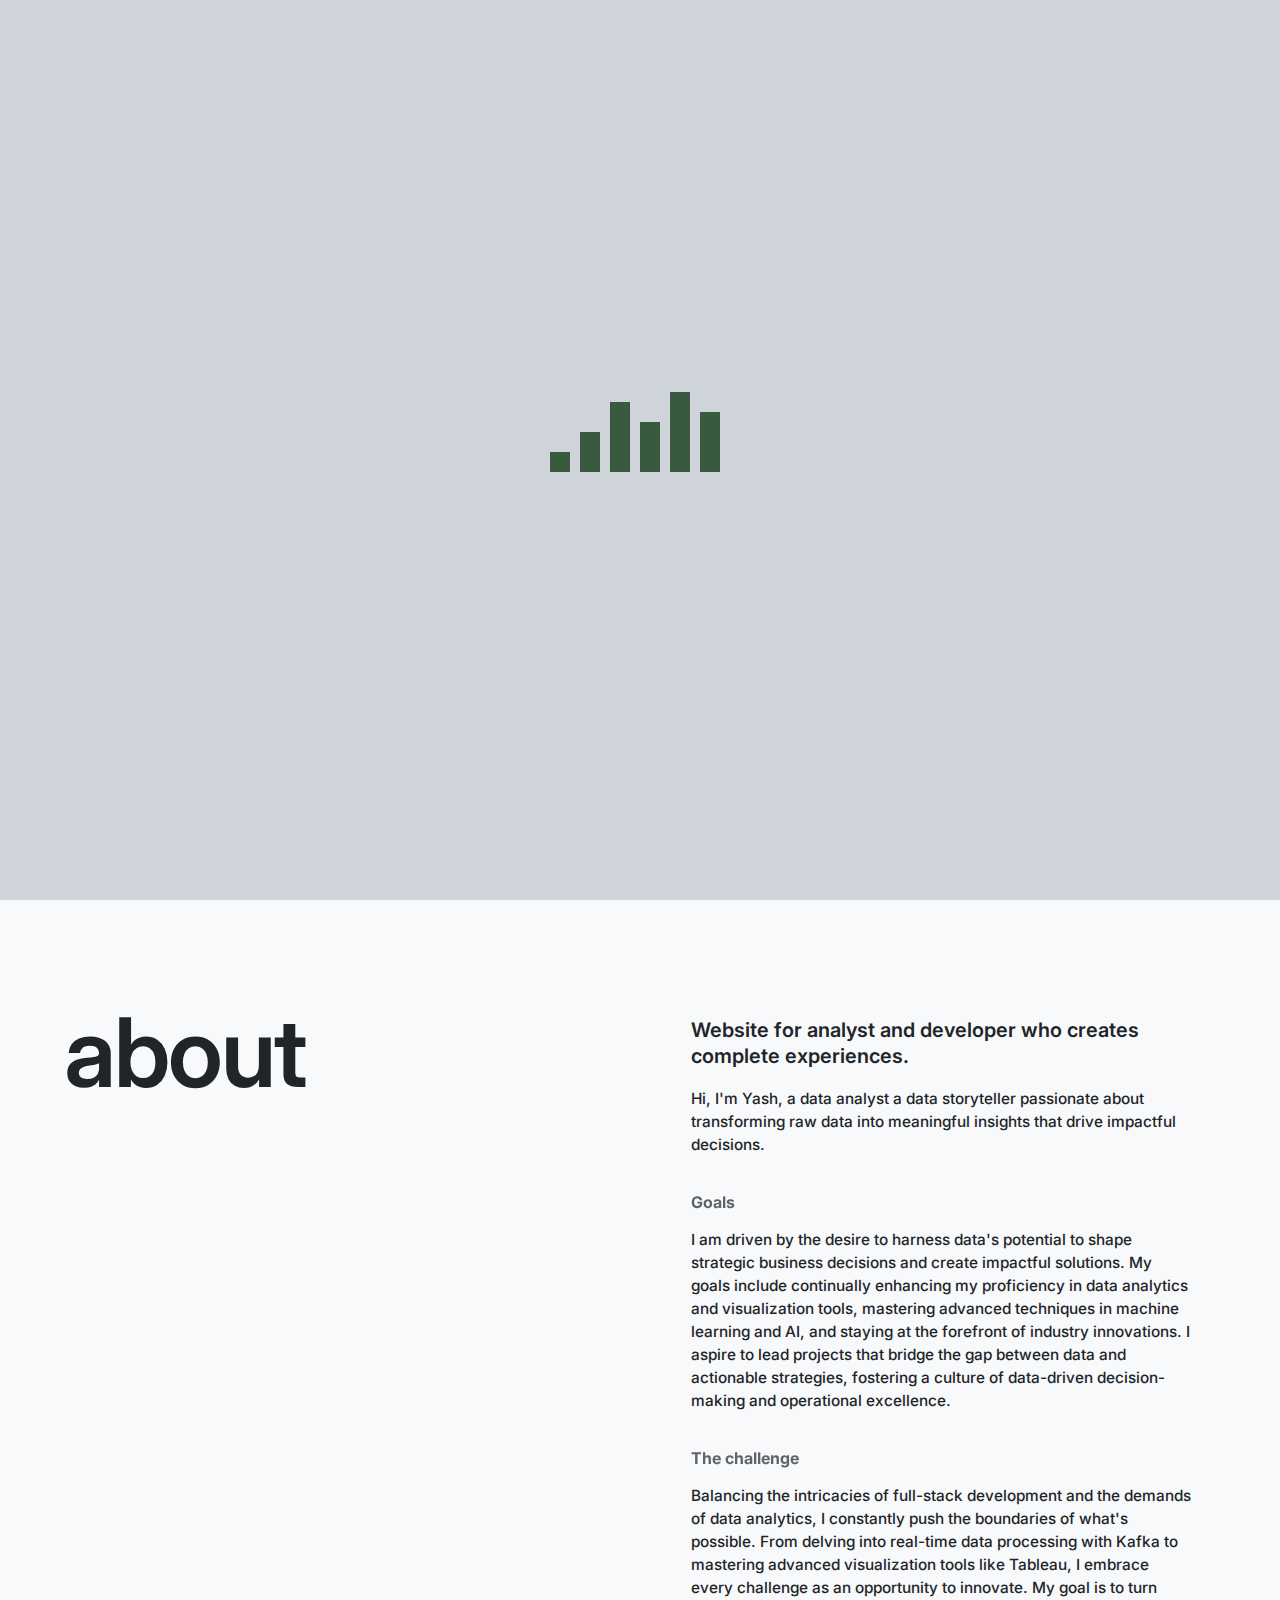
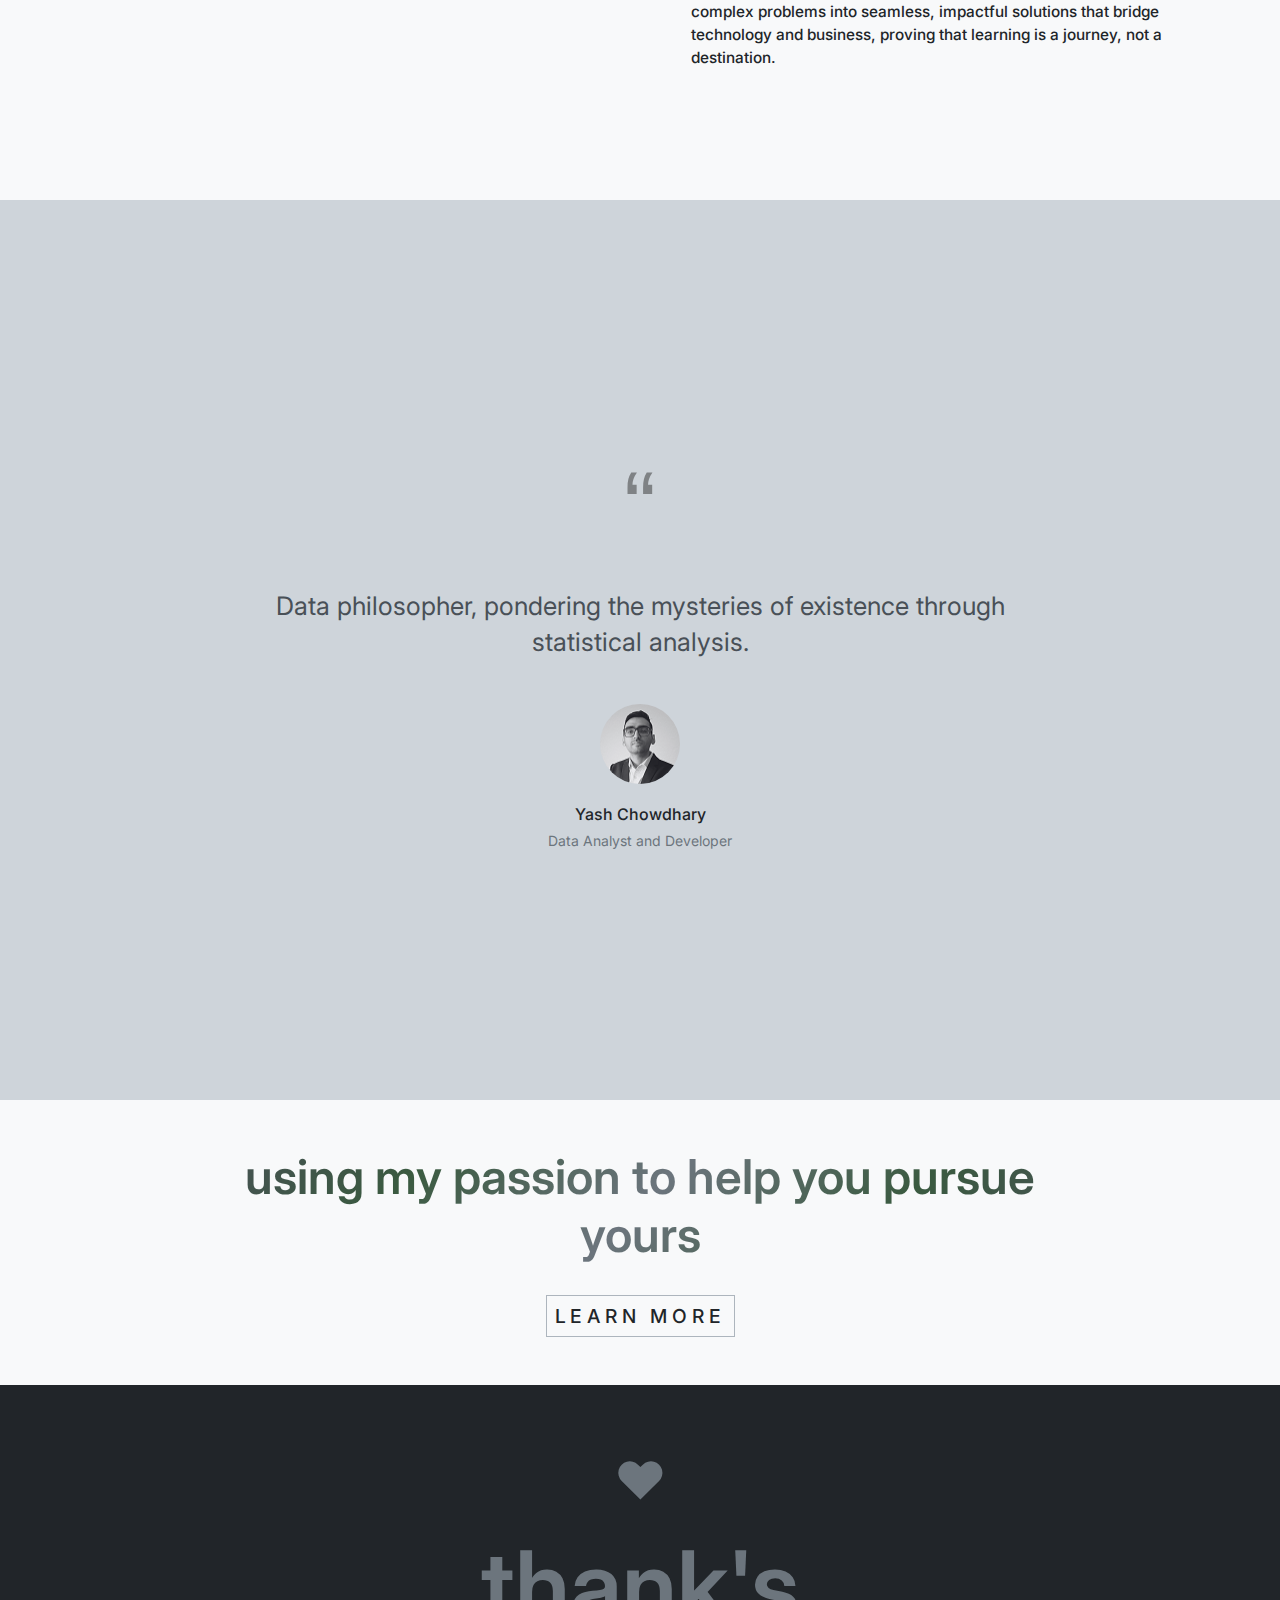
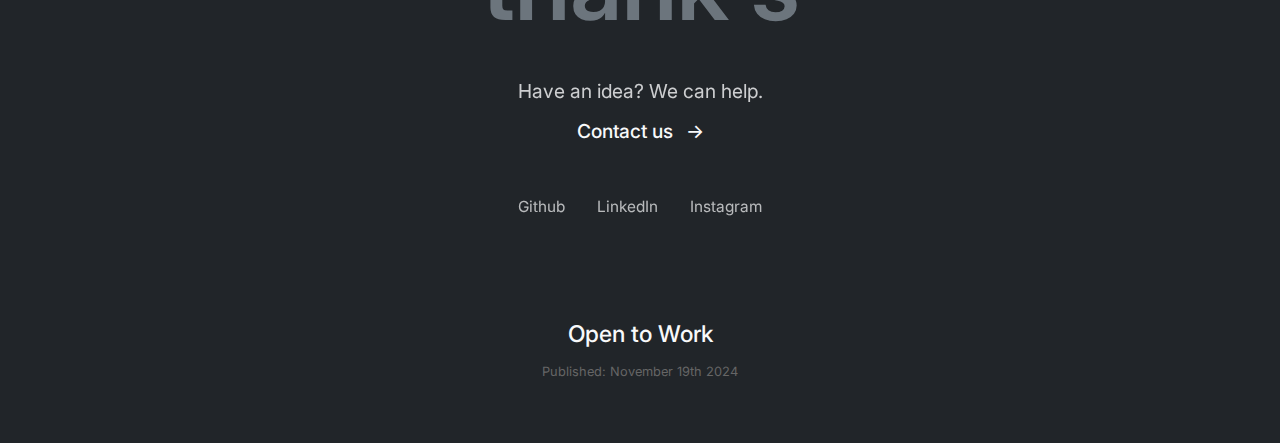
<file: index.html>
<!DOCTYPE html>
<html lang="en">
  <head>
    <meta charset="UTF-8" />
    <meta name="viewport" content="width=device-width, initial-scale=1.0" />
    <link rel="stylesheet" href="./styles/styles-main.css" />
    <title>Yash-Chowdhary</title>
  </head>
  <body>
    <div class="loader-wrapper histogram-loader">
      <div class="loader">
        <svg viewBox="0 0 200 100" class="loader-svg">
          <rect class="bar" x="10" y="80" width="20" height="20" />
          <rect class="bar" x="40" y="60" width="20" height="40" />
          <rect class="bar" x="70" y="30" width="20" height="70" />
          <rect class="bar" x="100" y="50" width="20" height="50" />
          <rect class="bar" x="130" y="20" width="20" height="80" />
          <rect class="bar" x="160" y="40" width="20" height="60" />
        </svg>
        <div class="loader-text"></div>
      </div>
    </div>
    <header class="header-section">
      <div class="menu-button">Menu</div>

      <div class="menu-nav">
        <a href="#">Home</a>
        <a href="#about">About</a>
        <a href="./html/works.html">Works</a>
        <a href="./html/reads.html">Reads</a>
        <a href="./html/contact.html">Contact</a>
        <a
          href="https://drive.google.com/file/d/1e9G1kWGqdzU0QHaqaiJj7Egk6uST4392/view?usp=sharing"
          >Resume</a
        >
      </div>
      <nav class="nav">
        <a href="#">Home</a>
        <a href="#about">About</a>
        <a href="./html/works.html">Works</a>
        <a href="./html/reads.html">Reads</a>
        <a href="./html/contact.html">Contact</a>
        <a
          href="https://drive.google.com/file/d/1e9G1kWGqdzU0QHaqaiJj7Egk6uST4392/view?usp=sharing"
          >Resume</a
        >
      </nav>
      <div class="theme-toggle">
        <label class="theme-switch">
          <input type="checkbox" class="theme-input" />
          <div class="theme-slider">
            <svg
              class="sun-icon"
              viewBox="0 0 24 24"
              fill="none"
              stroke="currentColor"
            >
              <circle cx="12" cy="12" r="4" />
              <path d="M12 2v2" />
              <path d="M12 20v2" />
              <path d="M4.93 4.93l1.41 1.41" />
              <path d="M17.66 17.66l1.41 1.41" />
              <path d="M2 12h2" />
              <path d="M20 12h2" />
              <path d="M6.34 17.66l-1.41 1.41" />
              <path d="M19.07 4.93l-1.41 1.41" />
            </svg>
            <svg
              class="moon-icon"
              viewBox="0 0 24 24"
              fill="none"
              stroke="currentColor"
            >
              <path d="M21 12.79A9 9 0 1 1 11.21 3 7 7 0 0 0 21 12.79z" />
            </svg>
          </div>
        </label>
      </div>
      <div class="hero">
        <div class="hero-content">
          <h1 class="hero-title">yash<br />chowdhary</h1>
          <p class="hero-description">
            Data analyst with a focus on full-stack development building
            efficient and scalable applications.
          </p>
        </div>
      </div>
    </header>
    <main class="main">
      <div id="about" class="about-section">
        <div class="about-container">
          <div>
            <h1 class="about-title">about</h1>
          </div>
          <div class="about-content">
            <div>
              <h2 class="about-header">
                Website for analyst and developer who creates complete
                experiences.
              </h2>
              <p class="about-description">
                Hi, I'm Yash, a data analyst a data storyteller passionate about
                transforming raw data into meaningful insights that drive
                impactful decisions.
              </p>
            </div>

            <div>
              <h3 class="section-title">Goals</h3>
              <p class="section-content section-content-first">
                I am driven by the desire to harness data's potential to shape
                strategic business decisions and create impactful solutions. My
                goals include continually enhancing my proficiency in data
                analytics and visualization tools, mastering advanced techniques
                in machine learning and AI, and staying at the forefront of
                industry innovations. I aspire to lead projects that bridge the
                gap between data and actionable strategies, fostering a culture
                of data-driven decision-making and operational excellence.
              </p>
            </div>

            <div>
              <h3 class="section-title">The challenge</h3>
              <p class="section-content section-content-second">
                Balancing the intricacies of full-stack development and the
                demands of data analytics, I constantly push the boundaries of
                what's possible. From delving into real-time data processing
                with Kafka to mastering advanced visualization tools like
                Tableau, I embrace every challenge as an opportunity to
                innovate. My goal is to turn complex problems into seamless,
                impactful solutions that bridge technology and business, proving
                that learning is a journey, not a destination.
              </p>
            </div>
          </div>
          <img
            src="./src/monocromatic-medium.png"
            alt="profile-image"
            class="mobile-profile-img"
          />
        </div>
      </div>
      <div class="slogan-section">
        <div class="slogan-container">
          <div class="quote-mark">“</div>
          <p class="slogan-text">
            Data philosopher, pondering the mysteries of existence through
            statistical analysis.
          </p>
          <img
            src="./src/monocromatic-micro.png"
            alt="Profile"
            class="profile-image"
          />
          <div class="profile-name">Yash Chowdhary</div>
          <div class="profile-title">Data Analyst and Developer</div>
        </div>
      </div>
      <div class="cta-section">
        <h1 class="main-heading">using my passion to help you pursue yours</h1>
        <a
          href="https://github.com/YashChowdhary34"
          target="_blank"
          class="learn-more"
          >Learn More</a
        >
      </div>
    </main>
    <footer class="footer-section">
      <div class="heart-icon">♥</div>
      <h1 class="title">thank's</h1>
      <p class="subtitle">Have an idea? We can help.</p>
      <a href="mailto:yashchowdhary34@gmail.com" class="contact-link"
        >Contact us <span class="arrow">→</span></a
      >

      <div class="social-links">
        <a
          href="https://github.com/YashChowdhary34"
          target="_blank"
          class="social-link"
          >Github</a
        >
        <a
          href="https://www.linkedin.com/in/yash-chowdhary-670b52323/"
          target="_blank"
          class="social-link"
          >LinkedIn</a
        >
        <a href="#" class="social-link">Instagram</a>
      </div>

      <div class="metrics">
        <h2 class="project-title">Open to Work</h2>

        <div class="publish-date">Published: November 19th 2024</div>
      </div>
    </footer>
    <script src="./script.js"></script>
  </body>
</html>
</file>
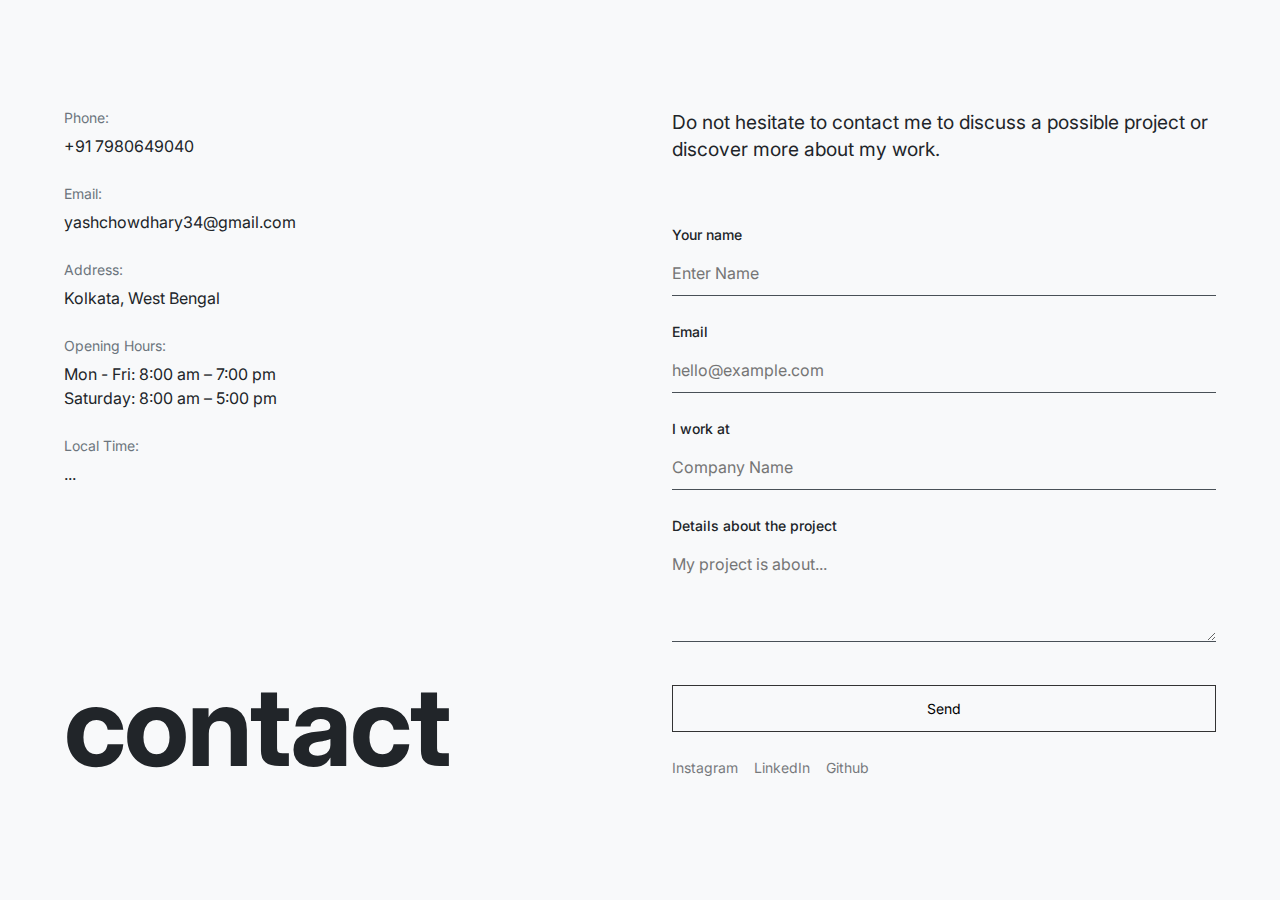
<file: html/contact.html>
<!DOCTYPE html>
<html lang="en">
  <head>
    <meta charset="UTF-8" />
    <meta name="viewport" content="width=device-width, initial-scale=1.0" />
    <link rel="stylesheet" href="../styles/styles-contact.css" />
    <title>contact-me</title>
  </head>
  <body>
    <div class="contact-container">
      <div class="contact-info">
        <div>
          <div class="info-group">
            <div class="info-label">Phone:</div>
            <div class="info-content">+91 7980649040</div>
          </div>
          <div class="info-group">
            <div class="info-label">Email:</div>
            <div class="info-content">yashchowdhary34@gmail.com</div>
          </div>
          <div class="info-group">
            <div class="info-label">Address:</div>
            <div class="info-content">Kolkata, West Bengal</div>
          </div>
          <div class="info-group">
            <div class="info-label">Opening Hours:</div>
            <div class="info-content">
              Mon - Fri: 8:00 am – 7:00 pm<br />
              Saturday: 8:00 am – 5:00 pm
            </div>
          </div>
          <div class="info-group">
            <div class="info-label">Local Time:</div>
            <div class="info-content">...</div>
          </div>
        </div>
        <h1 class="page-title">contact</h1>
      </div>

      <div class="contact-form">
        <p class="form-intro">
          Do not hesitate to contact me to discuss a possible project or
          discover more about my work.
        </p>
        <div class="form-group">
          <label class="form-label">Your name</label>
          <input type="text" class="form-input" placeholder="Enter Name" />
        </div>
        <div class="form-group">
          <label class="form-label">Email</label>
          <input
            type="email"
            class="form-input"
            placeholder="hello@example.com"
          />
        </div>
        <div class="form-group">
          <label class="form-label">I work at</label>
          <input type="text" class="form-input" placeholder="Company Name" />
        </div>
        <div class="form-group">
          <label class="form-label">Details about the project</label>
          <textarea
            class="form-textarea"
            placeholder="My project is about..."
          ></textarea>
        </div>
        <button class="form-button">Send</button>
        <div class="social-links">
          <a href="#">Instagram</a>
          <a
            href="https://www.linkedin.com/in/yash-chowdhary-670b52323/"
            target="_blank"
            >LinkedIn</a
          >
          <a href="https://github.com/YashChowdhary34" target="_blank"
            >Github</a
          >
        </div>
      </div>
    </div>
  </body>
</html>
</file>
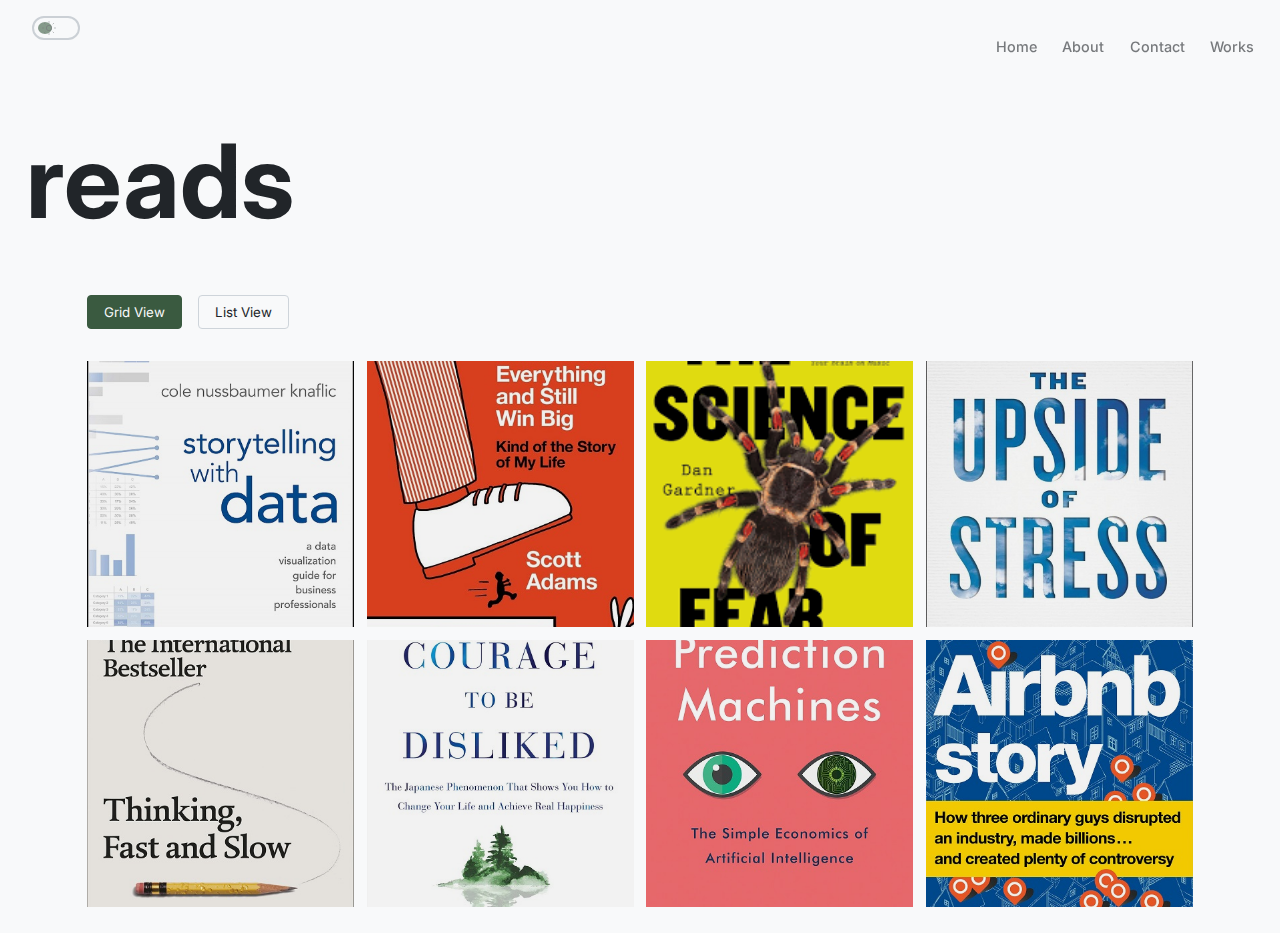
<file: html/reads.html>
<!DOCTYPE html>
<html lang="en">
  <head>
    <meta charset="UTF-8" />
    <meta name="viewport" content="width=device-width, initial-scale=1.0" />
    <link rel="stylesheet" href="../styles/styles-works-reads.css" />
    <title>My-Reads</title>
  </head>
  <body>
    <div class="theme-toggle">
      <label class="theme-switch">
        <input type="checkbox" class="theme-input" />
        <div class="theme-slider">
          <svg
            class="sun-icon"
            viewBox="0 0 24 24"
            fill="none"
            stroke="currentColor"
          >
            <circle cx="12" cy="12" r="4" />
            <path d="M12 2v2" />
            <path d="M12 20v2" />
            <path d="M4.93 4.93l1.41 1.41" />
            <path d="M17.66 17.66l1.41 1.41" />
            <path d="M2 12h2" />
            <path d="M20 12h2" />
            <path d="M6.34 17.66l-1.41 1.41" />
            <path d="M19.07 4.93l-1.41 1.41" />
          </svg>
          <svg
            class="moon-icon"
            viewBox="0 0 24 24"
            fill="none"
            stroke="currentColor"
          >
            <path d="M21 12.79A9 9 0 1 1 11.21 3 7 7 0 0 0 21 12.79z" />
          </svg>
        </div>
      </label>
    </div>
    <nav>
      <div class="nav-links">
        <a href="../index.html">Home</a>
        <a href="../index.html#about">About</a>
        <a href="./contact.html">Contact</a>
        <a href="./works.html">Works</a>
      </div>
    </nav>

    <h1>reads</h1>

    <div class="view-controls">
      <button class="view-button grid-btn active">Grid View</button>
      <button class="view-button list-btn">List View</button>
    </div>

    <div class="gallery">
      <a
        href="http://www.storytellingwithdata.com/"
        target="_blank"
        rel="noopener noreferrer"
      >
        <div class="project">
          <img
            src="../src/stoytelling-with-data.jpg"
            alt="Storytelling with Data"
          />
          <div class="project-info">
            <h3>Storytelling with Data</h3>
          </div>
        </div>
      </a>

      <a
        href="https://dilbertblog.typepad.com/the_dilbert_blog/2013/10/how-to-fail-at-almost-everything-and-still-win-big.html"
        target="_blank"
        rel="noopener noreferrer"
      >
        <div class="project">
          <img
            src="../src/how-to-fail-at-almost-everything-still-win-big.jpg"
            alt="How to Fail at Almost Everything and Still Win Big"
          />
          <div class="project-info">
            <h3>How to Fail at Almost Everything and Still Win Big</h3>
          </div>
        </div>
      </a>

      <a
        href="https://www.google.com/search?q=The+Science+of+Fear+by+Daniel+Gardner"
        target="_blank"
        rel="noopener noreferrer"
      >
        <div class="project">
          <img src="../src/the-science-of-fear.png" alt="The Science of Fear" />
          <div class="project-info">
            <h3>The Science of Fear</h3>
          </div>
        </div>
      </a>

      <a
        href="https://www.kellymcgonigal.com/the-upside-of-stress"
        target="_blank"
        rel="noopener noreferrer"
      >
        <div class="project">
          <img
            src="../src/the-upsides-of-stress.jpg"
            alt="The Upside of Stress"
          />
          <div class="project-info">
            <h3>The Upside of Stress</h3>
          </div>
        </div>
      </a>

      <a
        href="https://www.google.com/search?q=Thinking+Fast+and+Slow+by+Daniel+Kahneman"
        target="_blank"
        rel="noopener noreferrer"
      >
        <div class="project">
          <img
            src="../src/thinking-fast-and-slow.jpg"
            alt="Thinking, Fast and Slow"
          />
          <div class="project-info">
            <h3>Thinking, Fast and Slow</h3>
          </div>
        </div>
      </a>

      <a
        href="https://www.google.com/search?q=The+Courage+to+Be+Disliked+by+Ichiro+Kishimi"
        target="_blank"
        rel="noopener noreferrer"
      >
        <div class="project">
          <img
            src="../src/the-courage-to-be-disliked.jpg"
            alt="The Courage to Be Disliked"
          />
          <div class="project-info">
            <h3>The Courage to Be Disliked</h3>
          </div>
        </div>
      </a>

      <a
        href="https://predictionmachines.ai/"
        target="_blank"
        rel="noopener noreferrer"
      >
        <div class="project">
          <img src="../src/prediction-machines.jpg" alt="Prediction Machines" />
          <div class="project-info">
            <h3>Prediction Machines</h3>
          </div>
        </div>
      </a>

      <a
        href="https://www.google.com/search?q=The+Airbnb+Story+by+Leigh+Gallagher"
        target="_blank"
        rel="noopener noreferrer"
      >
        <div class="project">
          <img src="../src/the-airbnb-story.jpg" alt="The Airbnb Story" />
          <div class="project-info">
            <h3>The Airbnb Story</h3>
          </div>
        </div>
      </a>
    </div>

    <script>
      const gridBtn = document.querySelector(".grid-btn");
      const listBtn = document.querySelector(".list-btn");
      const gallery = document.querySelector(".gallery");

      gridBtn.addEventListener("click", () => {
        gallery.classList.remove("list-view");
        gridBtn.classList.add("active");
        listBtn.classList.remove("active");
      });

      listBtn.addEventListener("click", () => {
        gallery.classList.add("list-view");
        listBtn.classList.add("active");
        gridBtn.classList.remove("active");
      });

      // Theme Toggle Functionality
      document.addEventListener("DOMContentLoaded", () => {
        const themeToggle = document.querySelector(".theme-input");

        // Check for saved theme preference
        const savedTheme = localStorage.getItem("theme");
        if (savedTheme) {
          document.documentElement.setAttribute("data-theme", savedTheme);
          if (savedTheme === "dark") {
            themeToggle.checked = true;
          }
        }

        // Theme toggle handler
        themeToggle.addEventListener("change", function () {
          if (this.checked) {
            transitionTheme("dark");
          } else {
            transitionTheme("light");
          }
        });

        // Theme transition function
        function transitionTheme(theme) {
          document.documentElement.setAttribute("data-theme", theme);
          localStorage.setItem("theme", theme);

          // Add animation class to main elements
          const elements = document.querySelectorAll(
            "body, .header-section, .about-section, .slogan-section, .footer-section"
          );
          elements.forEach((element) => {
            element.style.transition =
              "background-color var(--theme-transition), color var(--theme-transition)";
          });
        }

        // Add hover animation to toggle
        const themeSwitch = document.querySelector(".theme-switch");
        themeSwitch.addEventListener("mouseenter", () => {
          themeSwitch.style.transform = "scale(1.05)";
        });

        themeSwitch.addEventListener("mouseleave", () => {
          themeSwitch.style.transform = "scale(1)";
        });
      });
    </script>
  </body>
</html>
</file>
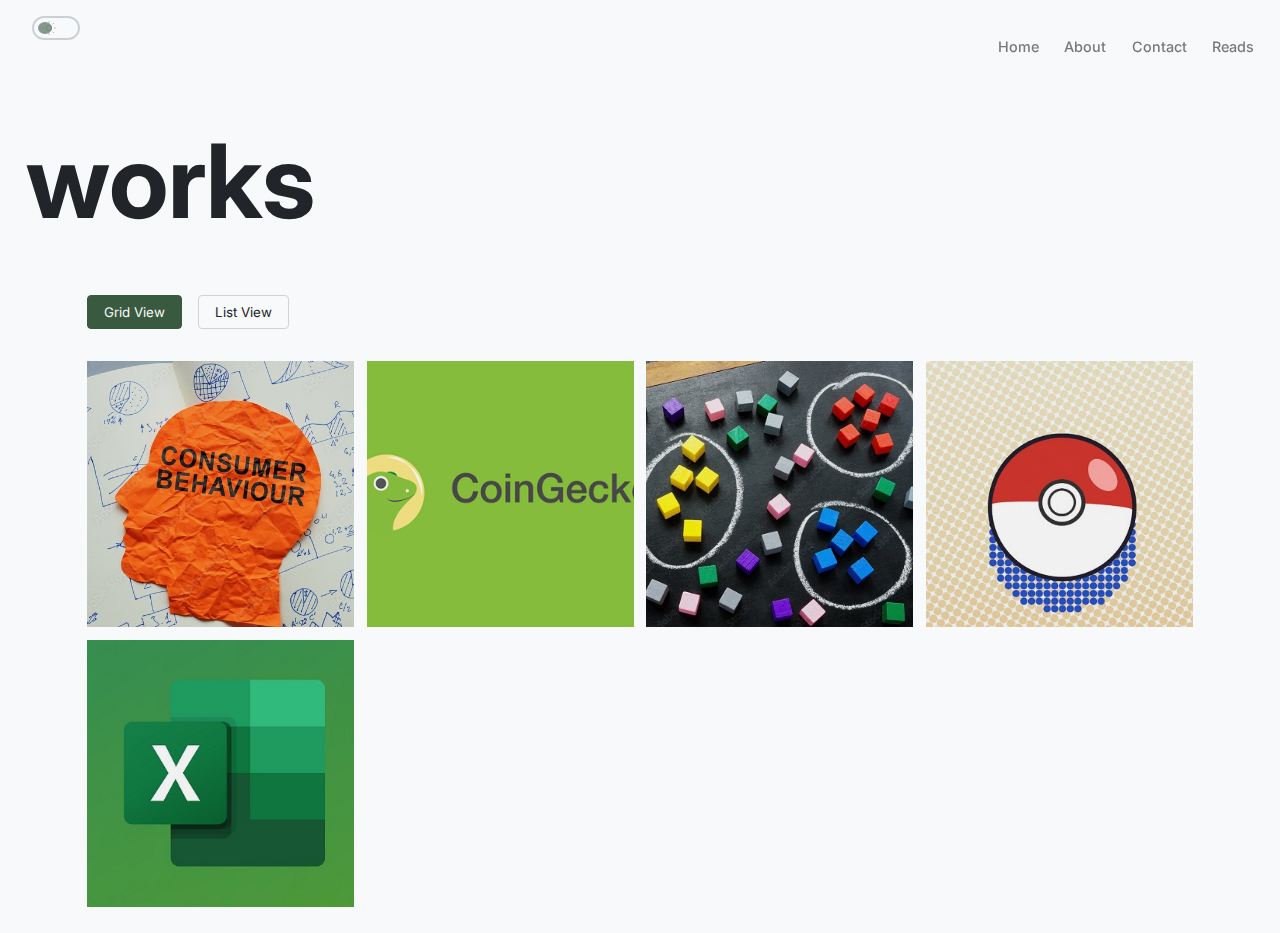
<file: html/works.html>
<!DOCTYPE html>
<html lang="en">
  <head>
    <meta charset="UTF-8" />
    <meta name="viewport" content="width=device-width, initial-scale=1.0" />
    <link rel="stylesheet" href="../styles/styles-works-reads.css" />
    <title>My-Works</title>
  </head>
  <body>
    <div class="theme-toggle">
      <label class="theme-switch">
        <input type="checkbox" class="theme-input" />
        <div class="theme-slider">
          <svg
            class="sun-icon"
            viewBox="0 0 24 24"
            fill="none"
            stroke="currentColor"
          >
            <circle cx="12" cy="12" r="4" />
            <path d="M12 2v2" />
            <path d="M12 20v2" />
            <path d="M4.93 4.93l1.41 1.41" />
            <path d="M17.66 17.66l1.41 1.41" />
            <path d="M2 12h2" />
            <path d="M20 12h2" />
            <path d="M6.34 17.66l-1.41 1.41" />
            <path d="M19.07 4.93l-1.41 1.41" />
          </svg>
          <svg
            class="moon-icon"
            viewBox="0 0 24 24"
            fill="none"
            stroke="currentColor"
          >
            <path d="M21 12.79A9 9 0 1 1 11.21 3 7 7 0 0 0 21 12.79z" />
          </svg>
        </div>
      </label>
    </div>
    <nav>
      <div class="nav-links">
        <a href="../index.html">Home</a>
        <a href="../index.html#about">About</a>
        <a href="./contact.html">Contact</a>
        <a href="./reads.html">Reads</a>
      </div>
    </nav>

    <h1>works</h1>

    <div class="view-controls">
      <button class="view-button grid-btn active">Grid View</button>
      <button class="view-button list-btn">List View</button>
    </div>

    <div class="gallery">
      <a
        href="https://github.com/YashChowdhary34/predictive_clv_behaviour_analysis"
        target="_blank"
        rel="noopener noreferrer"
      >
        <div class="project">
          <img
            src="../src/clv_behaviour_analysis.jpg"
            alt="CLV Behaviour Analysis"
          />
          <div class="project-info">
            <h3>CLV Behaviour Analysis</h3>
            <p>Predictive ML Model</p>
          </div>
        </div>
      </a>

      <a
        href="https://github.com/YashChowdhary34/crypto-realtime-data-analysis-python"
        target="_blank"
        rel="noopener noreferrer"
      >
        <div class="project">
          <img src="../src/coingecko-ooks-coin.png" alt="Crypto Forecasting" />
          <div class="project-info">
            <h3>Crypto Forecasting</h3>
            <p>Automated Reporting</p>
          </div>
        </div>
      </a>

      <a
        href="https://github.com/YashChowdhary34/multichannel_ETL_segmentation_analysis"
        target="_blank"
        rel="noopener noreferrer"
      >
        <div class="project">
          <img src="../src/segmentation.jpg" alt="Multichannel ETL" />
          <div class="project-info">
            <h3>Multichannel ETL</h3>
            <p>Customer Segmentation Analysis</p>
          </div>
        </div>
      </a>

      <a
        href="https://github.com/YashChowdhary34/pokemon-viewer-retention-analysis"
        target="_blank"
        rel="noopener noreferrer"
      >
        <div class="project">
          <img src="../src/fa8fb4162101761.63d0259bef301.jpg" alt="Pokemon" />
          <div class="project-info">
            <h3>Pokemon</h3>
            <p>Viewer Analysis</p>
          </div>
        </div>
      </a>

      <a
        href="https://github.com/YashChowdhary34/excel-bike-sales-dashboard"
        target="_blank"
        rel="noopener noreferrer"
      >
        <div class="project">
          <img src="../src/microsoft-excel-header.jpg" alt="Dashboard" />
          <div class="project-info">
            <h3>Excel Dashboard</h3>
            <p>Bike Sales</p>
          </div>
        </div>
      </a>
    </div>

    <script>
      const gridBtn = document.querySelector(".grid-btn");
      const listBtn = document.querySelector(".list-btn");
      const gallery = document.querySelector(".gallery");

      gridBtn.addEventListener("click", () => {
        gallery.classList.remove("list-view");
        gridBtn.classList.add("active");
        listBtn.classList.remove("active");
      });

      listBtn.addEventListener("click", () => {
        gallery.classList.add("list-view");
        listBtn.classList.add("active");
        gridBtn.classList.remove("active");
      });

      // Theme Toggle Functionality
      document.addEventListener("DOMContentLoaded", () => {
        const themeToggle = document.querySelector(".theme-input");

        // Check for saved theme preference
        const savedTheme = localStorage.getItem("theme");
        if (savedTheme) {
          document.documentElement.setAttribute("data-theme", savedTheme);
          if (savedTheme === "dark") {
            themeToggle.checked = true;
          }
        }

        // Theme toggle handler
        themeToggle.addEventListener("change", function () {
          if (this.checked) {
            transitionTheme("dark");
          } else {
            transitionTheme("light");
          }
        });

        // Theme transition function
        function transitionTheme(theme) {
          document.documentElement.setAttribute("data-theme", theme);
          localStorage.setItem("theme", theme);

          // Add animation class to main elements
          const elements = document.querySelectorAll(
            "body, .header-section, .about-section, .slogan-section, .footer-section"
          );
          elements.forEach((element) => {
            element.style.transition =
              "background-color var(--theme-transition), color var(--theme-transition)";
          });
        }

        // Add hover animation to toggle
        const themeSwitch = document.querySelector(".theme-switch");
        themeSwitch.addEventListener("mouseenter", () => {
          themeSwitch.style.transform = "scale(1.05)";
        });

        themeSwitch.addEventListener("mouseleave", () => {
          themeSwitch.style.transform = "scale(1)";
        });
      });
    </script>
  </body>
</html>
</file>
<file: styles/styles-main.css>
@import url("https://fonts.googleapis.com/css2?family=Inter:wght@400;600&display=swap");

@import url("https://fonts.googleapis.com/css2?family=Familjen+Grotesk:ital,wght@0,400..700;1,400..700&family=Outfit:wght@100..900&family=Space+Grotesk:wght@300..700&display=swap");

:root {
  /*light theme colors*/
  --color-lightest: #f8f9fa;
  --color-light: #ced4da;
  --color-medium: #adb5bd;
  --color-dark: #6c757d;
  --color-darker: #495057;
  --color-darkest: #212529;
  --color-accent: #3a5a40;

  /* Dark mode colors  */
  --color-lightest-dark: #1a1b1e;
  --color-light-dark: #2c2e33;
  --color-medium-dark: #495057;
  --color-dark-dark: #6c757d;
  --color-darker-dark: #adb5bd;
  --color-darkest-dark: #e9ecef;
  --color-accent-dark: #588157;

  --header-font: "Familjen Grotesk", sans-serif;
  --primary-font: "Inter", sans-serif;
  --secondary-font: "Outfit", sans-serif;

  --max-width: 1440px;
  --padding-inline-header: clamp(1rem, 5vw, 4rem);
  --padding-inline-main: clamp(1.5rem, 5vw, 4rem);

  --transition-smooth: all 0.3s cubic-bezier(0.4, 0, 0.2, 1);
}

* {
  margin: 0;
  padding: 0;
  box-sizing: border-box;
}

html {
  scroll-behavior: smooth;
}

/*dark theme*/

/* Theme Toggle Styles */
.theme-toggle {
  position: fixed;

  top: clamp(1rem, 3vh, 2rem);
  left: clamp(1rem, 3vw, 2rem);
  z-index: 100;
}

.theme-switch {
  position: relative;
  display: inline-block;
  width: clamp(3rem, 5vw, 3.75rem);
  height: clamp(1.75rem, 3vh, 2.125rem);
  cursor: pointer;
}

.theme-input {
  opacity: 0;
  width: 0;
  height: 0;
}

.theme-slider {
  position: absolute;
  width: 3rem;
  height: 1.5rem;
  opacity: 0.6;
  top: 0;
  left: 0;
  right: 0;
  bottom: 0;
  background-color: var(--color-lightest);
  border: 2px solid var(--color-medium);
  border-radius: 2.125rem;
  transition: var(--transition-smooth);
  overflow: hidden;
}

.theme-input:checked ~ .theme-slider {
  border-color: var(--color-darkest);
}

.theme-slider:before {
  content: "";
  position: absolute;
  height: calc(100% - 0.5rem);
  width: calc(50% - 0.5rem);
  left: 0.25rem;
  bottom: 0.25rem;
  background-color: var(--color-accent);
  border-radius: 50%;
  transition: var(--transition-smooth);
}

.theme-input:checked + .theme-slider:before {
  transform: translateX(100%);
}

.sun-icon,
.moon-icon {
  position: absolute;
  width: clamp(0.875rem, 1.5vw, 1rem);
  height: clamp(0.875rem, 1.5vw, 1rem);
  top: 50%;
  transform: translateY(-50%);
  transition: var(--transition-smooth);
}

.sun-icon {
  left: 0.4375rem;
  stroke: var(--color-darkest);
  opacity: 1;
}

.moon-icon {
  right: 0.4375rem;
  stroke: var(--color-darkest);
  opacity: 0;
}

.theme-input:checked ~ .theme-slider .sun-icon {
  opacity: 0;
}

.theme-input:checked ~ .theme-slider .moon-icon {
  opacity: 1;
}

/* Dark mode styles using attribute selector */
[data-theme="dark"] {
  --color-lightest: var(--color-lightest-dark);
  --color-light: var(--color-light-dark);
  --color-medium: var(--color-medium-dark);
  --color-dark: var(--color-dark-dark);
  --color-darker: var(--color-darker-dark);
  --color-darkest: var(--color-darkest-dark);
  --color-accent: var(--color-accent-dark);
}

/* Dark mode specific overrides */
[data-theme="dark"] .header-section {
  background-image: url("../src/background-desktop-dark.svg");
}

[data-theme="dark"] .hero-description {
  opacity: 0.6;
}

[data-theme="dark"] .about-content {
  opacity: 0.9;
}

[data-theme="dark"] .slogan-section {
  background-color: var(--color-medium);
}

[data-theme="dark"] .quote-mark {
  color: var(--color-darkest);
}

[data-theme="dark"] .cta-section {
  background-color: var(--color-darkest);
}

[data-theme="dark"] .learn-more {
  color: var(--color-lightest);
}

[data-theme="dark"] .learn-more:hover {
  color: var(--color-darkest);
}

[data-theme="dark"] .footer-section {
  background-color: var(--color-lightest);
}

[data-theme="dark"] .subtitle {
  color: var(--color-darkest);
}

[data-theme="dark"] .contact-link {
  color: var(--color-darkest);
}

[data-theme="dark"] .social-link {
  color: var(--color-darkest);
}

[data-theme="dark"] .project-title {
  color: var(--color-darkest);
}

[data-theme="dark"] .main-heading {
  background: linear-gradient(
    135deg,
    var(--color-medium) 0%,
    var(--color-accent) 25%,
    var(--color-dark) 50%,
    var(--color-accent) 75%,
    var(--color-medium) 100%
  );
  -webkit-background-clip: text;
  background-clip: text;
  -webkit-text-fill-color: transparent;
}

/* Add transitions to elements */
.header-section,
.about-section,
.slogan-section,
.cta-section,
.footer-section,
.nav a,
.hero-title,
.hero-description,
.about-content,
.slogan-text,
.main-heading,
.learn-more {
  transition: var(--transition-smooth);
}

[data-theme="dark"] .header-section {
  background-image: url("../src/background-large-dark.svg");
}

.menu-button,
.menu-nav,
.mobile-profile-img {
  display: none;
}

/*loading*/

.loader-wrapper {
  position: fixed;
  top: 0;
  left: 0;
  width: 100%;
  height: 100%;
  background: var(--color-light);
  display: flex;
  justify-content: center;
  align-items: center;
  z-index: 101;
  opacity: 1;
  transition: opacity 0.5s ease-out;
}

.loader-wrapper.fade-out {
  opacity: 0;
}

.loader {
  display: flex;
  flex-direction: column;
  align-items: center;
  gap: 2rem;
}

.loader-svg {
  width: 200px;
  height: 100px;
}

.loader-text {
  font-family: var(--primary-font);
  font-size: 1.2rem;
  color: var(--color-darkest);
  font-weight: 500;
  letter-spacing: 0.2em;
  text-transform: uppercase;
  opacity: 0;
  animation: fadeIn 0.5s ease-out forwards 0.5s;
}

.histogram-loader .bar {
  fill: var(--color-accent);
  transform-origin: bottom;
  animation: barHeight 1.2s ease-in-out infinite;
}

.histogram-loader .bar:nth-child(1) {
  animation-delay: 0s;
}
.histogram-loader .bar:nth-child(2) {
  animation-delay: 0.1s;
}
.histogram-loader .bar:nth-child(3) {
  animation-delay: 0.2s;
}
.histogram-loader .bar:nth-child(4) {
  animation-delay: 0.3s;
}
.histogram-loader .bar:nth-child(5) {
  animation-delay: 0.4s;
}
.histogram-loader .bar:nth-child(6) {
  animation-delay: 0.5s;
}

/*header*/

.header-section {
  width: 100%;
  min-height: 100vh;
  position: relative;
  font-family: var(--primary-font);
  color: var(--color-darkest);
  background-color: var(--color-lightest);
  background-image: url("../src/background-desktop.svg");
  background-repeat: no-repeat;
  background-size: cover;
  background-position: center;
  filter: contrast(1.2) brightness(1);
}

.nav {
  position: fixed;
  top: 0;
  width: 100%;
  padding: 2rem var(--padding-inline-header);
  display: flex;
  justify-content: flex-end;
  gap: 2rem;
  z-index: 50;
}

.nav a {
  color: var(--color-darkest);
  font-weight: 500;
  text-decoration: none;
  font-size: clamp(0.875rem, 1.1vw, 1.1rem);
  opacity: 0.5;
  transition: opacity 0.3s ease;
}

.nav a:hover {
  opacity: 1;
}

.nav a:active {
  transform: translateY(0.2rem);
  transition: transform 0.1s ease-in-out;
}

.hero {
  width: 100%;
  height: 100vh;
  display: flex;
  align-items: flex-end;
}

.hero-content {
  width: 100%;
  margin: 0 2rem;
  display: flex;
  justify-content: space-between;
  padding-bottom: clamp(2rem, 5vw, 2.5rem);
}

.hero-title {
  font-size: clamp(2rem, 8vw, 7rem);
  font-family: var(--header-font);
  line-height: 0.9;
  font-weight: 700;
  letter-spacing: -0.02em;
  transition: var(--transition-smooth);
}

.hero-title:hover {
  transform: scale(1.02);
}

.hero-description {
  display: flex;
  align-items: flex-end;
  max-width: clamp(300px, 50%, 500px);
  margin-left: 2rem;
  margin-right: 10rem;
  font-weight: 500;
  font-size: clamp(1rem, 1.5vw, 1.1rem);
  line-height: 1.5;
  opacity: 1;
}

/*about*/

.about-section {
  font-family: var(--primary-font);
  background-color: var(--color-lightest);
  color: var(--color-darkest);
  min-height: 100vh;
  padding: var(--padding-inline-main);
}

.about-container {
  display: grid;
  grid-template-columns: 1fr 1fr;
  gap: clamp(4rem, 8vw, 8rem);
  width: 100%;
  margin: 0 auto;
  padding-top: clamp(2rem, 5vh, 4rem);
}

.about-title {
  font-size: clamp(4rem, 12vw, 6rem);
  font-weight: 600;
  letter-spacing: -0.02em;
  line-height: 0.9;
  transition: var(--transition-smooth);
}

.about-title:hover {
  color: var(--color-accent);
  transform: translateX(1rem);
}

.about-content {
  display: flex;
  flex-direction: column;
  gap: clamp(2rem, 4vh, 3rem);
  max-width: clamp(500px, 500px, 30%);
}

.about-header {
  font-size: clamp(0.75rem, 2vw, 1.25rem);
  line-height: 1.3;
  font-weight: 600;
  margin-bottom: clamp(1rem, 2vh, 2rem);
  margin-top: 0.5rem;
}

.about-description {
  font-size: clamp(0.65rem, 1.2vw, 1rem);
  font-weight: 500;
  line-height: 1.5;
}

.section-title {
  font-size: clamp(1rem, 1.2vw, 1.125rem);
  opacity: 0.7;
  margin-bottom: 1rem;
}

.section-content {
  font-size: clamp(0.65rem, 1.2vw, 1rem);
  font-weight: 500;
  line-height: 1.5;
}

/*slogan*/
.slogan-section {
  font-family: var(--primary-font);
  background-color: var(--color-light);
  min-height: 100vh;
  display: flex;
  align-items: center;
  justify-content: center;
  padding: clamp(1.5rem, 5vw, 4rem);
}

.slogan-container {
  max-width: 900px;
  margin: 0 auto;
  text-align: center;
  padding: clamp(2rem, 5vh, 4rem) 0;
}

.quote-mark {
  font-size: clamp(3rem, 8vw, 6rem);
  font-family: Arial, Helvetica, sans-serif;
  color: #333;
  margin-bottom: clamp(1.5rem, 3vh, 2rem);
  opacity: 0.5;
}

.slogan-text {
  font-size: clamp(1.25rem, 2vw, 1.75rem);
  line-height: 1.4;
  color: var(--color-darker);
  margin-bottom: clamp(2.5rem, 5vh, 4rem);
  max-width: 800px;
  margin-left: auto;
  margin-right: auto;
}

.profile-image {
  width: clamp(64px, 8vw, 80px);
  height: clamp(64px, 8vw, 80px);
  border-radius: 50%;
  margin-bottom: 1rem;
  transition: var(--transition-smooth);
}

.profile-image:hover {
  transform: scale(1.01);
}

.profile-name {
  font-size: clamp(1rem, 1.2vw, 1.125rem);
  font-weight: 500;
  color: var(--color-darkest);
  margin-bottom: 0.5rem;
}

.profile-title {
  font-size: clamp(0.875rem, 1vw, 1rem);
  color: var(--color-dark);
}

/*cta*/

.cta-section {
  display: flex;
  flex-direction: column;
  align-items: center;
  justify-content: center;
  padding: 3rem 4rem;
  background-color: var(--color-lightest);
  text-align: center;
}

.main-heading {
  font-family: var(--primary-font);
  font-size: clamp(2rem, 10vw, 3rem);
  font-weight: 600;
  line-height: 1.2;
  margin-bottom: 2rem;
  max-width: 80%;
  background: linear-gradient(
    135deg,
    var(--color-darker) 0%,
    var(--color-accent) 25%,
    var(--color-dark) 50%,
    var(--color-accent) 75%,
    var(--color-darker) 100%
  );

  -webkit-background-clip: text;
  background-clip: text;
  -webkit-text-fill-color: transparent;
  text-wrap: no-wrap;

  animation: fadeIn 1s ease-in-out;
  transition: var(--transition-smooth);
}

.learn-more {
  font-family: var(--primary-font);
  font-weight: 500;
  font-size: clamp(0.75rem, 2vw, 1.2rem);
  letter-spacing: 0.25em;
  color: var(--color-darkest);
  text-decoration: none;
  text-transform: uppercase;
  transition: color 0.3s ease;
  border: 0.25px solid var(--color-medium);
  padding: 0.5rem;

  animation: fadeIn 1s ease-in-out;
  transition: var(--transition-smooth);
}

.learn-more:hover {
  background-color: var(--color-accent);
  color: var(--color-lightest);
  transform: translateY(-0.05rem);
}

.learn-more:active {
  transform: translateY(0.2rem);
  transition: transform 0.1s;
}

/*footer*/

.footer-section {
  font-family: var(--primary-font);
  background-color: var(--color-darkest);
  color: var(--color-lightest);
  min-height: 30vh;
  display: flex;
  flex-direction: column;
  align-items: center;
  justify-content: center;
  text-align: center;
  padding: clamp(1.5rem, 5vw, 4rem);
}

.heart-icon {
  font-size: clamp(2rem, 4vw, 4rem);
  color: var(--color-dark);
  margin-bottom: 1rem;
  animation: pulse 2s infinite;
}

.title {
  font-size: clamp(3rem, 10vw, 6rem);
  font-weight: 600;
  margin-bottom: clamp(2rem, 4vh, 3rem);
  color: var(--color-dark);
}

.subtitle {
  font-size: clamp(1rem, 1.5vw, 1.25rem);
  color: var(--color-lightest);
  opacity: 0.8;
  margin-bottom: 1rem;
}

.contact-link {
  font-size: clamp(1rem, 1.5vw, 1.25rem);
  font-weight: 500;
  color: var(--color-lightest);
  text-decoration: none;
  margin-bottom: clamp(3rem, 6vh, 4rem);
  display: inline-block;
}

.arrow {
  display: inline-block;
  margin-left: 0.5rem;
}

.contact-link:hover {
  color: var(--color-accent);
}

.contact-link:hover .arrow {
  transition: var(--transition-smooth);
  transform: translateX(0.25rem);
}

.contact-link:active {
  transform: translateY(0.2rem);
  transition: transform 0.1s;
}

.social-links {
  display: flex;
  gap: clamp(1.5rem, 3vw, 2rem);
  margin-bottom: clamp(4rem, 8vh, 6rem);
}

.social-link {
  color: var(--color-lightest);
  text-decoration: none;
  font-size: clamp(0.875rem, 1.2vw, 1rem);
  opacity: 0.7;
  transition: opacity 0.3s ease;
}

.social-link:hover {
  opacity: 1;
}

.metrics {
  text-align: center;
  margin-top: 2rem;
}

.project-title {
  font-size: clamp(1.25rem, 1.8vw, 1.5rem);
  font-weight: 500;
  margin-bottom: 1rem;
}

.publish-date {
  color: #666;
  font-size: clamp(0.75rem, 1vw, 0.875rem);
}

@media (max-width: 768px) {
  .menu-button,
  .mobile-profile-img {
    display: block;
  }
  .no-scroll {
    overflow: hidden;
  }

  .mobile-profile-img {
    align-self: center;
    height: 30rem;
    width: 21rem;
  }

  .loader-text {
    font-size: 1.1rem;
    font-weight: 500;
    letter-spacing: 0.15em;
  }

  .nav {
    display: none !important;
  }

  .theme-slider {
    width: 2.9rem;
    height: 1.4rem;
  }

  .theme-toggle {
    margin-top: 0.1rem;
    opacity: 0.6;
  }

  .theme-toggle {
    top: clamp(0.75rem, 2vh, 1.5rem);
    left: clamp(2rem, 6vw, 8rem);
    right: auto;
  }

  [data-theme="dark"] .header-section {
    background-image: url("../src/background-small-dark.svg");
  }

  /*menu*/
  .menu-button {
    font-family: var(--primary-font);
    font-size: 1rem;
    font-weight: 600;
    position: fixed;
    z-index: 5000;
    right: 1.5rem;
    top: 1.25rem;
    transition: var(--transition-smooth);
  }

  [data-theme="dark"] .menu-button {
    color: var(--color-darkest);
  }

  .menu-nav {
    display: flex;
    position: fixed;
    top: 0;
    left: 0;
    width: 100%;
    height: 100vh;
    background-color: var(--color-dark);
    backdrop-filter: blur(10px);
    -webkit-backdrop-filter: blur(10px);
    flex-direction: column;
    align-items: center;
    justify-content: center;
    gap: clamp(2rem, 5vh, 3rem);
    z-index: 500;
    opacity: 0;
    pointer-events: none;
    transition: var(--transition-smooth);
  }

  .menu-nav-active {
    opacity: 1;
    pointer-events: auto;
  }

  .menu-nav a {
    font-size: clamp(1.5rem, 5vw, 2.6rem);
    color: var(--color-lightest);
    text-decoration: none;
    font-weight: 600;
    font-family: var(--header-font);
    letter-spacing: 0.1em;
    opacity: 0;
    transform: translateY(20px);
    transition: var(--transition-smooth);
    position: relative;
  }

  [data-theme="dark"] .menu-nav a {
    color: var(--color-darkest);
  }

  .menu-nav a::after {
    content: "";
    position: absolute;
    bottom: -5px;
    left: 0;
    width: 0;
    height: 2px;
    background-color: var(--color-accent);
    transition: var(--transition-smooth);
  }

  .menu-nav a:hover::after {
    width: 100%;
  }

  .menu-nav a:active {
    transform: scale(0.95);
  }

  /* Link animation */
  @keyframes slideIn {
    from {
      opacity: 0;
      transform: translateY(20px);
    }
    to {
      opacity: 1;
      transform: translateY(0);
    }
  }

  /*header*/
  .header-section {
    width: 100%;
    min-height: 100vh;
    position: relative;
    font-family: var(--primary-font);
    color: var(--color-darkest);
    background-color: var(--color-lightest);
    background-image: url("../src/background-mobile.svg");
    background-repeat: no-repeat;
    background-size: cover;
    background-position: center;
    filter: contrast(1.2) brightness(1);
  }

  .menu-button-active {
    color: var(--color-lightest);
  }

  .hero {
    width: 100%;
    height: 100vh;
    display: flex;
  }

  .hero-content {
    flex-direction: column;
    width: 100%;
    margin: 0 2rem;
    display: flex;
    justify-content: space-between;
    padding-bottom: clamp(2rem, 5vw, 2.5rem);
  }

  .hero-title {
    font-size: clamp(2rem, 15vw, 10rem);
    line-height: 0.9;
    font-weight: 700;
    letter-spacing: -0.02em;
    margin-bottom: 1rem;
  }

  .hero-description {
    width: 100%;
    font-weight: 500;
    margin-left: 0.2rem;
    margin-right: 0;
    font-size: clamp(1rem, 1.5vw, 1.1rem);
    line-height: 1.3;
    opacity: 0.7;
  }

  /*about*/

  .about-section {
    font-family: var(--primary-font);
    background-color: var(--color-lightest);
    color: var(--color-darkest);
    min-height: 100vh;
    padding: var(--padding-inline-main);
  }

  .about-container {
    display: flex;
    flex-direction: column;
    gap: clamp(2rem, 6vw, 4rem);
    width: 100%;
    margin: 0 auto;
    padding-top: clamp(1rem, 2vh, 2rem);
  }

  .about-title {
    font-size: clamp(4rem, 18vw, 8rem);
    font-weight: 700;
    letter-spacing: -0.02em;
    line-height: 0.9;
    transition: var(--transition-smooth);
  }

  .about-content {
    display: flex;
    flex-direction: column;
    gap: clamp(1rem, 2vh, 2rem);
    max-width: clamp(500px, 500px, 30%);
  }

  .about-header {
    font-size: clamp(0.75rem, 4.5vw, 1.25rem);
    line-height: 1.3;
    font-weight: 600;
    margin-bottom: 0;
    margin-top: 0.5rem;
  }

  .about-description {
    display: none;
  }

  .section-title {
    display: none;
  }

  .section-content {
    font-size: clamp(0.75rem, 2.5vw, 1rem);
    font-weight: 500;
    line-height: 1.25;
  }

  .section-content-second {
    display: none;
  }

  /*slogan*/
  .slogan-section {
    font-family: var(--primary-font);
    background-color: var(--color-light);
    min-height: 80vh;
    display: flex;
    align-items: center;
    justify-content: center;
    padding: clamp(1.5rem, 5vw, 4rem);
  }

  .profile-image {
    display: none;
  }

  /*cta*/

  .cta-section {
    display: flex;
    flex-direction: column;
    align-items: center;
    justify-content: center;
    padding: 1rem 1rem;
    background-color: var(--color-lightest);
    text-align: center;
  }

  .main-heading {
    font-family: var(--primary-font);
    font-size: clamp(1.5rem, 3vw, 2rem);
    font-weight: 500;
    line-height: 1.2;
    margin-bottom: 1rem;
    max-width: 80%;
    background: linear-gradient(
      135deg,
      var(--color-darker) 0%,
      var(--color-accent) 25%,
      var(--color-dark) 50%,
      var(--color-accent) 75%,
      var(--color-darker) 100%
    );

    -webkit-background-clip: text;
    background-clip: text;
    -webkit-text-fill-color: transparent;
    text-wrap: no-wrap;

    animation: fadeIn 1s ease-in-out;
    transition: var(--transition-smooth);
  }

  .learn-more {
    font-family: var(--primary-font);
    font-size: clamp(0.75rem, 2vw, 1.2rem);
    letter-spacing: 0.25em;
    color: var(--color-lightest);
    text-decoration: none;
    text-transform: uppercase;
    transition: color 0.3s ease;
    border: 0.25px solid var(--color-darkest);
    padding: 0.5rem;
    background-color: var(--color-accent);
    animation: fadeIn 1s ease-in-out;
    transition: var(--transition-smooth);
  }

  [data-theme="dark"] .learn-more {
    color: var(--color-darkest);
  }

  .learn-more:hover {
    background-color: var(--color-accent);
    color: var(--color-lightest);
    transform: translateY(-0.05rem);
  }

  .learn-more:active {
    transform: translateY(0.2rem);
    transition: transform 0.1s;
  }

  .heart-icon {
    font-size: 3rem;
    margin-bottom: 0;
  }

  .title {
    margin-top: 0;
    font-family: var(--header-font);
    font-weight: 800;
  }
}

/* animations */
@keyframes pulse {
  0% {
    transform: scale(1);
  }
  50% {
    transform: scale(1.2);
  }
  100% {
    transform: scale(1);
  }
}

@keyframes barHeight {
  0%,
  100% {
    transform: scaleY(0.2);
  }
  50% {
    transform: scaleY(1);
  }
}

@keyframes rotate {
  100% {
    transform: rotate(360deg);
  }
}

@keyframes dash {
  0% {
    stroke-dashoffset: 180;
  }
  50% {
    stroke-dashoffset: 45;
    transform: rotate(135deg);
  }
  100% {
    stroke-dashoffset: 180;
    transform: rotate(360deg);
  }
}

@keyframes fadeIn {
  to {
    opacity: 1;
  }
}
</file>
<file: styles/styles-contact.css>
@import url("https://fonts.googleapis.com/css2?family=Inter:wght@400;600&display=swap");

:root {
  --color-lightest: #f8f9fa;
  --color-light: #ced4da;
  --color-medium: #adb5bd;
  --color-dark: #6c757d;
  --color-darker: #495057;
  --color-darkest: #212529;
  --color-accent: #3a5a40;

  --primary-font: "Inter", sans-serif;
  --padding-inline: clamp(1.5rem, 5vw, 4rem);
}

* {
  margin: 0;
  padding: 0;
  box-sizing: border-box;
}

body {
  font-family: var(--primary-font);
  background-color: var(--color-lightest);
  color: var(--color-darkest);
  min-height: 100vh;
  padding: var(--padding-inline);
}

.contact-container {
  display: grid;
  grid-template-columns: 1fr 1fr;
  gap: clamp(2rem, 5vw, 6rem);
  max-width: 1400px;
  margin: 0 auto;
  padding-top: clamp(2rem, 5vh, 4rem);
}

.contact-info {
  display: flex;
  flex-direction: column;
  gap: clamp(2rem, 4vh, 3rem);
}

.info-group {
  margin-bottom: clamp(1.5rem, 3vh, 2.5rem);
}

.info-label {
  font-size: clamp(0.875rem, 1vw, 1rem);
  color: var(--color-dark);
  margin-bottom: 0.5rem;
}

.info-content {
  font-size: clamp(1rem, 1.1vw, 1.125rem);
  line-height: 1.5;
}

.page-title {
  font-size: clamp(3.5rem, 10vw, 7rem);
  font-weight: 700;
  letter-spacing: -0.02em;
  line-height: 0.9;
  margin-top: auto;
}

.contact-form {
  display: flex;
  flex-direction: column;
  gap: clamp(1.5rem, 3vh, 2.5rem);
}

.form-intro {
  font-size: clamp(1.125rem, 1.5vw, 1.5rem);
  line-height: 1.4;
  margin-bottom: clamp(2rem, 4vh, 3rem);
}

.form-group {
  display: flex;
  flex-direction: column;
  gap: 0.5rem;
}

.form-label {
  font-size: clamp(0.875rem, 1vw, 1rem);
  color: var(--color-darkest);
  font-weight: 500;
}

.form-input,
.form-textarea {
  width: 100%;
  padding: 0.75rem 0;
  border: none;
  border-bottom: 1px solid var(--color-darker);
  font-family: inherit;
  font-size: clamp(1rem, 1.1vw, 1.125rem);
  background: transparent;
}

.form-textarea {
  min-height: 100px;
  resize: vertical;
}

.form-button {
  width: 100%;
  padding: clamp(0.875rem, 1.5vh, 1rem);
  margin-top: 1rem;
  border: 1px solid #333;
  background: transparent;
  font-family: inherit;
  font-size: clamp(0.875rem, 1vw, 1rem);
  cursor: pointer;
  transition: all 0.3s ease;
}

.form-button:hover {
  background: var(--color-darkest);
  color: var(--color-lightest);
}

.social-links {
  display: flex;
  gap: 1rem;
  margin-top: auto;
  font-size: clamp(0.875rem, 1vw, 1rem);
}

.social-links a {
  color: var(--color-darkest);
  text-decoration: none;
  opacity: 0.6;
  transition: opacity 0.3s ease;
}

.social-links a:hover {
  opacity: 1;
}

input:focus,
textarea:focus {
  outline: none;
  border-color: var(--color-darkest);
  background: var(--color-light);
  transform: translateY(-2px);
}

@media (max-width: 768px) {
  .contact-container {
    display: flex;
    flex-direction: column;
    max-width: 1400px;
    margin: 0 auto;
    padding-top: clamp(2rem, 5vh, 4rem);
  }

  .contact-info {
    display: flex;
    flex-direction: column;
    margin-top: 5rem;
  }

  .info-group {
    margin-bottom: clamp(1rem, 1vh, 2rem);
  }

  .info-label {
    font-size: clamp(0.875rem, 1vw, 1rem);
    color: var(--color-dark);
    margin-bottom: 0.1rem;
  }

  .info-content {
    font-size: clamp(1rem, 1vw, 1.2rem);
    line-height: 1.5;
  }

  .page-title {
    position: absolute;
    top: 2rem;
    left: 1.4rem;
    z-index: 100;
    font-size: clamp(3.5rem, 10vw, 7rem);
    font-weight: 700;
    letter-spacing: -0.02em;
    line-height: 0.9;
  }

  .contact-form {
    display: flex;
    flex-direction: column;
    gap: clamp(1.5rem, 3vh, 2.5rem);
  }

  .form-intro {
    font-size: clamp(1.125rem, 1.5vw, 1.5rem);
    line-height: 1.2;
    font-weight: 500;
    margin-bottom: clamp(1rem, 2vh, 2rem);
  }

  .form-group {
    display: flex;
    flex-direction: column;
    gap: 0.5rem;
  }

  .form-label {
    font-size: clamp(0.875rem, 1vw, 1rem);
    color: var(--color-darkest);
    font-weight: 500;
  }

  .form-input,
  .form-textarea {
    width: 100%;
    padding: 0.75rem 0;
    border: none;
    border-bottom: 1px solid var(--color-darker);
    font-family: inherit;
    font-size: clamp(1rem, 1.1vw, 1.125rem);
    background: transparent;
  }

  .form-textarea {
    min-height: 100px;
    resize: vertical;
  }

  .form-button {
    width: 100%;
    padding: clamp(0.875rem, 1.5vh, 1rem);
    margin-top: 1rem;
    border: 1px solid #333;
    background: transparent;
    font-family: inherit;
    font-size: clamp(0.875rem, 1vw, 1rem);
    cursor: pointer;
    transition: all 0.3s ease;
  }

  .form-button:hover {
    background: var(--color-darkest);
    color: var(--color-lightest);
  }

  .social-links {
    display: flex;
    gap: 1rem;
    margin-top: auto;
    font-size: clamp(0.875rem, 1vw, 1rem);
  }

  .social-links a {
    color: var(--color-darkest);
    text-decoration: none;
    opacity: 0.6;
    transition: opacity 0.3s ease;
  }

  .social-links a:hover {
    opacity: 1;
  }
}
</file>
<file: styles/styles-works-reads.css>
@import url("https://fonts.googleapis.com/css2?family=Inter:wght@400;600&display=swap");

:root {
  --color-lightest: #f8f9fa;
  --color-light: #ced4da;
  --color-medium: #adb5bd;
  --color-dark: #6c757d;
  --color-darker: #495057;
  --color-darkest: #212529;
  --color-accent: #3a5a40;

  /* Dark mode colors - will be applied when data-theme="dark" */
  --color-lightest-dark: #1a1b1e;
  --color-light-dark: #2c2e33;
  --color-medium-dark: #495057;
  --color-dark-dark: #6c757d;
  --color-darker-dark: #adb5bd;
  --color-darkest-dark: #e9ecef;
  --color-accent-dark: #588157;
}

* {
  margin: 0;
  padding: 0;
  box-sizing: border-box;
  font-family: "Inter", sans-serif;
  scroll-behavior: smooth;
}

body {
  background: var(--color-lightest);
  padding: clamp(1rem, 2vw, 2rem);
  color: var(--color-darkest);
  animation: fadeIn 1s ease-in-out;
}

/*dark theme*/

/* Theme Toggle Styles */
.theme-toggle {
  position: fixed;

  top: clamp(0.5rem, 3vh, 1rem);
  left: clamp(1rem, 3vw, 2rem);
}

.theme-switch {
  position: relative;
  display: inline-block;
  width: clamp(3rem, 5vw, 3.75rem);
  height: clamp(1.75rem, 3vh, 2.125rem);
  cursor: pointer;
}

.theme-input {
  opacity: 0;
  width: 0;
  height: 0;
}

.theme-slider {
  position: absolute;
  width: 3rem;
  height: 1.5rem;
  opacity: 0.6;
  top: 0;
  left: 0;
  right: 0;
  bottom: 0;
  background-color: var(--color-lightest);
  border: 2px solid var(--color-medium);
  border-radius: 2.125rem;
  transition: var(--transition-smooth);
  overflow: hidden;
}

.theme-input:checked ~ .theme-slider {
  border-color: var(--color-darkest);
}

.theme-slider:before {
  content: "";
  position: absolute;
  height: calc(100% - 0.5rem);
  width: calc(50% - 0.5rem);
  left: 0.25rem;
  bottom: 0.25rem;
  background-color: var(--color-accent);
  border-radius: 50%;
  transition: var(--transition-smooth);
}

.theme-input:checked + .theme-slider:before {
  transform: translateX(100%);
}

.sun-icon,
.moon-icon {
  position: absolute;
  width: clamp(0.875rem, 1.5vw, 1rem);
  height: clamp(0.875rem, 1.5vw, 1rem);
  top: 50%;
  transform: translateY(-50%);
  transition: var(--transition-smooth);
}

.sun-icon {
  left: 0.4375rem;
  stroke: var(--color-darkest);
  opacity: 1;
}

.moon-icon {
  right: 0.4375rem;
  stroke: var(--color-darkest);
  opacity: 0;
}

.theme-input:checked ~ .theme-slider .sun-icon {
  opacity: 0;
}

.theme-input:checked ~ .theme-slider .moon-icon {
  opacity: 1;
}

/* Dark mode styles using attribute selector */
[data-theme="dark"] {
  --color-lightest: var(--color-lightest-dark);
  --color-light: var(--color-light-dark);
  --color-medium: var(--color-medium-dark);
  --color-dark: var(--color-dark-dark);
  --color-darker: var(--color-darker-dark);
  --color-darkest: var(--color-darkest-dark);
  --color-accent: var(--color-accent-dark);
}

/* Dark mode specific overrides */

[data-theme="dark"] .view-button.active {
  background: var(--color-darker);
  color: var(--color-lightest);
  border-color: var(--color-accent);
}

[data-theme="dark"] .project-info {
  background: linear-gradient(
    to top,
    rgba(108, 117, 125, 0.95),
    rgba(73, 80, 87, 0.8) 60%,
    transparent
  );
}

nav {
  display: flex;
  justify-content: flex-end;
  padding: clamp(0.5rem, 1vw, 1rem) 0;
  margin-bottom: clamp(2rem, 4vw, 4rem);
}

.nav-links {
  display: flex;
  gap: clamp(1rem, 2vw, 2rem);
}

.nav-links a {
  text-decoration: none;
  color: var(--color-darkest);
  font-weight: 500;
  opacity: 0.6;
  font-size: clamp(0.9rem, 1vw, 1rem);
  transition: opacity 0.3s ease;
  position: relative;
}

.nav-links a:hover {
  opacity: 1;
}

.view-controls {
  display: flex;
  gap: 1rem;
  margin-bottom: 2rem;
}

.view-button {
  padding: 0.5rem 1rem;
  background: transparent;
  border: 1px solid var(--color-light);
  cursor: pointer;
  border-radius: 4px;
  transition: all 0.3s ease;
  color: var(--color-darkest);
}

.view-button:hover {
  background: var(--color-dark);
  color: var(--color-lightest);
  border-color: var(--color-dark);
}

.view-button.active {
  background: var(--color-accent);
  color: var(--color-lightest);
  border-color: var(--color-accent);
}

h1 {
  font-size: clamp(3rem, 8vw, 8rem);
  font-weight: 700;
  margin-bottom: clamp(2rem, 4vw, 4rem);
  color: var(--color-darkest);
}

.gallery {
  display: grid;
  grid-template-columns: repeat(4, 1fr);
  gap: clamp(0.5rem, 1vw, 1rem);
  transition: all 0.5s cubic-bezier(0.4, 0, 0.2, 1);
  width: 90%;
  max-width: 1400px;
  margin: 0 auto;
}

.gallery.list-view {
  grid-template-columns: 1fr;
  width: 100%;
}

.project {
  position: relative;
  overflow: hidden;
  aspect-ratio: 1;
  background: var(--color-light);
  transition: transform 0.3s cubic-bezier(0.4, 0, 0.2, 1);
  border-radius: 0; /* Removed border radius to match reference */
}

.project::before {
  content: "";
  position: absolute;
  top: 0;
  left: 0;
  right: 0;
  bottom: 0;
  background: var(--color-accent);
  opacity: 0;
  transition: opacity 0.3s ease;
  z-index: 1;
}

.project:hover::before {
  opacity: 0.1;
}

.project img {
  width: 100%;
  height: 100%;
  object-fit: cover;
  transition: transform 0.5s cubic-bezier(0.4, 0, 0.2, 1);
}

.project:hover img {
  transform: scale(1.08);
  opacity: 0.8;
}

.project-info {
  position: absolute;
  bottom: 0;
  left: 0;
  right: 0;
  padding: 1.5rem;
  background: linear-gradient(
    to top,
    rgba(248, 249, 250, 0.95),
    rgba(248, 249, 250, 0.8) 60%,
    transparent
  );
  transform: translateY(100%);
  transition: transform 0.5s cubic-bezier(0.4, 0, 0.2, 1);
  z-index: 2;
}

.project-info h3 {
  color: var(--color-darkest);
  margin-bottom: 0.5rem;
  font-size: 1.2rem;
}

.project-info p {
  color: var(--color-darker);
  font-size: 0.9rem;
}

.project:hover .project-info {
  transform: translateY(0);
}

.list-view .project {
  display: grid;
  grid-template-columns: 300px 1fr;
  aspect-ratio: auto;
  gap: 2rem;
  padding: 1rem;
  background: var(--color-lightest);
  border: 1px solid var(--color-light);
}

.list-view .project-info {
  position: relative;
  transform: none;
  background: none;
  padding: 0;
}

.list-view .project:hover {
  transform: translateX(10px);
  box-shadow: -5px 5px 15px rgba(0, 0, 0, 0.1);
}

/* Media Queries */
@media (max-width: 1200px) {
  .gallery {
    grid-template-columns: repeat(3, 1fr);
    width: 95%;
  }
}

@media (max-width: 900px) {
  .gallery {
    grid-template-columns: repeat(2, 1fr);
    width: 100%;
  }

  h1 {
    font-size: clamp(2.5rem, 6vw, 4rem);
    margin-bottom: 2rem;
  }
}

@media (max-width: 768px) {
  body {
    padding: 1rem;
  }

  nav {
    margin-bottom: 2rem;
  }

  .nav-links {
    gap: 1rem;
  }

  .nav-links a {
    font-size: 0.9rem;
  }

  .logo {
    font-size: 1rem;
  }

  .gallery {
    gap: 0.5rem;
  }

  .list-view .project {
    grid-template-columns: 1fr;
    gap: 1rem;
    padding: 0.5rem;
  }

  .project-info {
    padding: 1rem;
  }

  .project-info h3 {
    font-size: 1rem;
  }

  .project-info p {
    font-size: 0.8rem;
  }

  .view-controls {
    margin-bottom: 1rem;
  }

  .view-button {
    padding: 0.4rem 0.8rem;
    font-size: 0.9rem;
  }
}

@media (max-width: 480px) {
  .gallery {
    grid-template-columns: repeat(2, 1fr);
    gap: 0.25rem;
  }

  h1 {
    font-size: clamp(2rem, 14vw, 6rem);
    margin-bottom: 1.5rem;
  }

  body {
    padding: 0.5rem;
  }
}

/* Additional refinements */
.nav-links a[href="#Works"] {
  color: var(--color-darkest);
}

.project img {
  width: 100%;
  height: 100%;
  object-fit: cover;
  transition: transform 0.5s cubic-bezier(0.4, 0, 0.2, 1);
  filter: brightness(0.95); /* Subtle dimming to match reference */
}

.view-controls {
  justify-content: flex-start;
  padding-left: 5%; /* Align with gallery */
}

@media (max-width: 768px) {
  .view-controls {
    padding-left: 0;
  }
}

@keyframes fadeIn {
  0% {
    opacity: 0;
  }
  100% {
    opacity: 1;
  }
}
</file>
